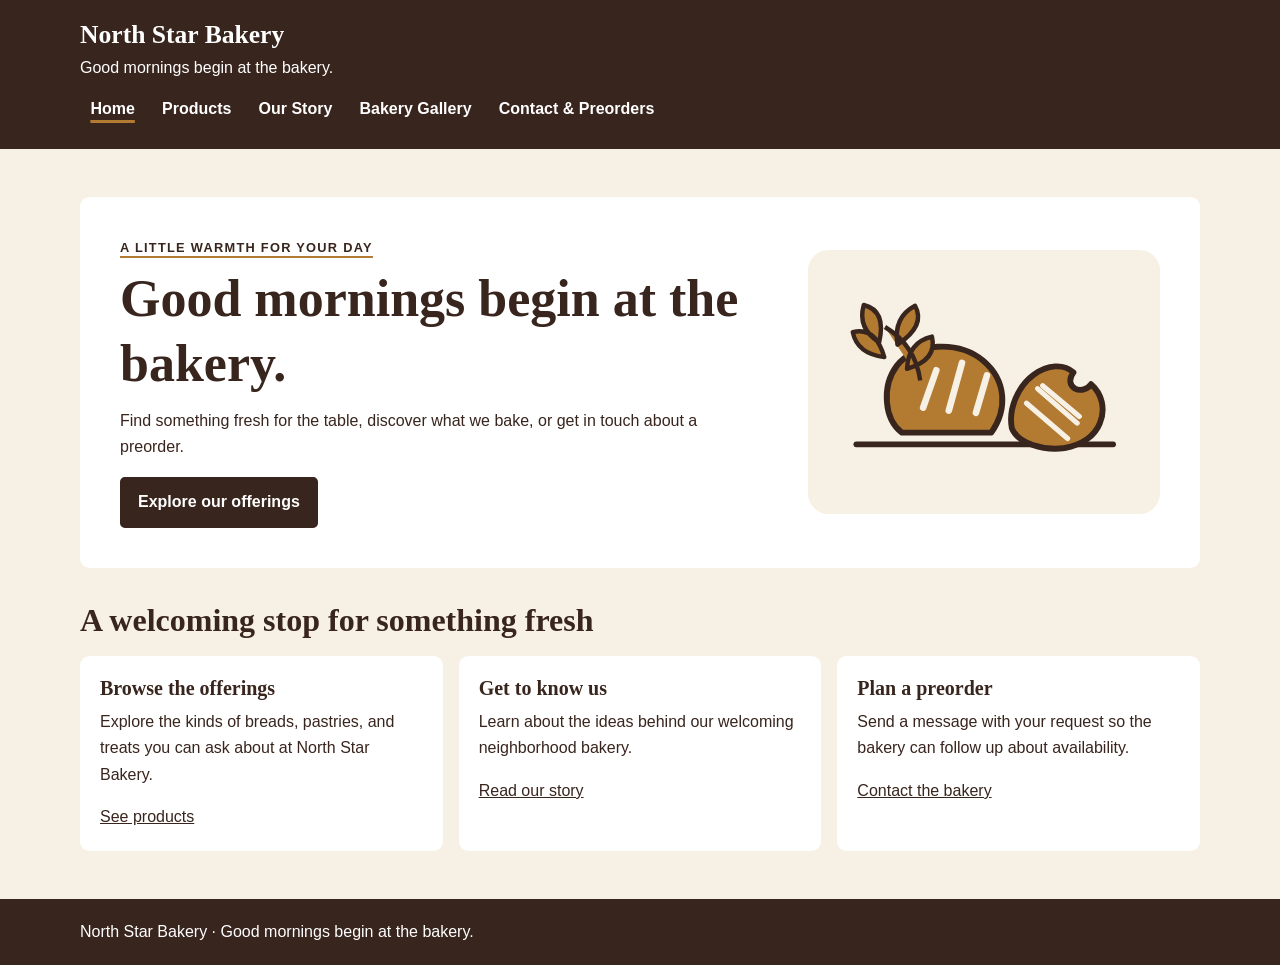
<file: index.html>
<!doctype html>
<html lang="en">
  <head>
    <meta charset="utf-8">
    <meta name="viewport" content="width=device-width, initial-scale=1">
    <meta name="description" content="Meet North Star Bakery and explore fresh bakery offerings.">
    <title>North Star Bakery | Home</title>
    <link rel="stylesheet" href="styles.css">
  </head>
  <body>
    <header class="site-header">
      <div class="header-inner">
        <div>
          <a class="brand" href="index.html">North Star Bakery</a>
          <p class="tagline">Good mornings begin at the bakery.</p>
        </div>
        <nav class="site-nav" aria-label="Main navigation">
          <ul>
            <li><a href="index.html" aria-current="page">Home</a></li>
            <li><a href="products.html">Products</a></li>
            <li><a href="about.html">Our Story</a></li>
            <li><a href="media.html">Bakery Gallery</a></li>
            <li><a href="contact.html">Contact &amp; Preorders</a></li>
          </ul>
        </nav>
      </div>
    </header>

    <main class="page-shell">
      <section class="hero" aria-labelledby="welcome-heading">
        <div class="hero-copy">
          <p class="eyebrow">A little warmth for your day</p>
          <h1 id="welcome-heading">Good mornings begin at the bakery.</h1>
          <p>Find something fresh for the table, discover what we bake, or get in touch about a preorder.</p>
          <a class="button" href="products.html">Explore our offerings</a>
        </div>
        <img class="hero-art" src="assets/images/bakery-illustration.svg" alt="Illustration of a loaf of bread, a croissant, and wheat">
      </section>

      <h2 class="section-heading">A welcoming stop for something fresh</h2>
      <div class="card-list">
        <section class="card">
          <h3>Browse the offerings</h3>
          <p>Explore the kinds of breads, pastries, and treats you can ask about at North Star Bakery.</p>
          <a href="products.html">See products</a>
        </section>
        <section class="card">
          <h3>Get to know us</h3>
          <p>Learn about the ideas behind our welcoming neighborhood bakery.</p>
          <a href="about.html">Read our story</a>
        </section>
        <section class="card">
          <h3>Plan a preorder</h3>
          <p>Send a message with your request so the bakery can follow up about availability.</p>
          <a href="contact.html">Contact the bakery</a>
        </section>
      </div>
    </main>

    <footer class="site-footer">
      <div class="footer-inner">
        <p>North Star Bakery · Good mornings begin at the bakery.</p>
      </div>
    </footer>
  </body>
</html>
</file>
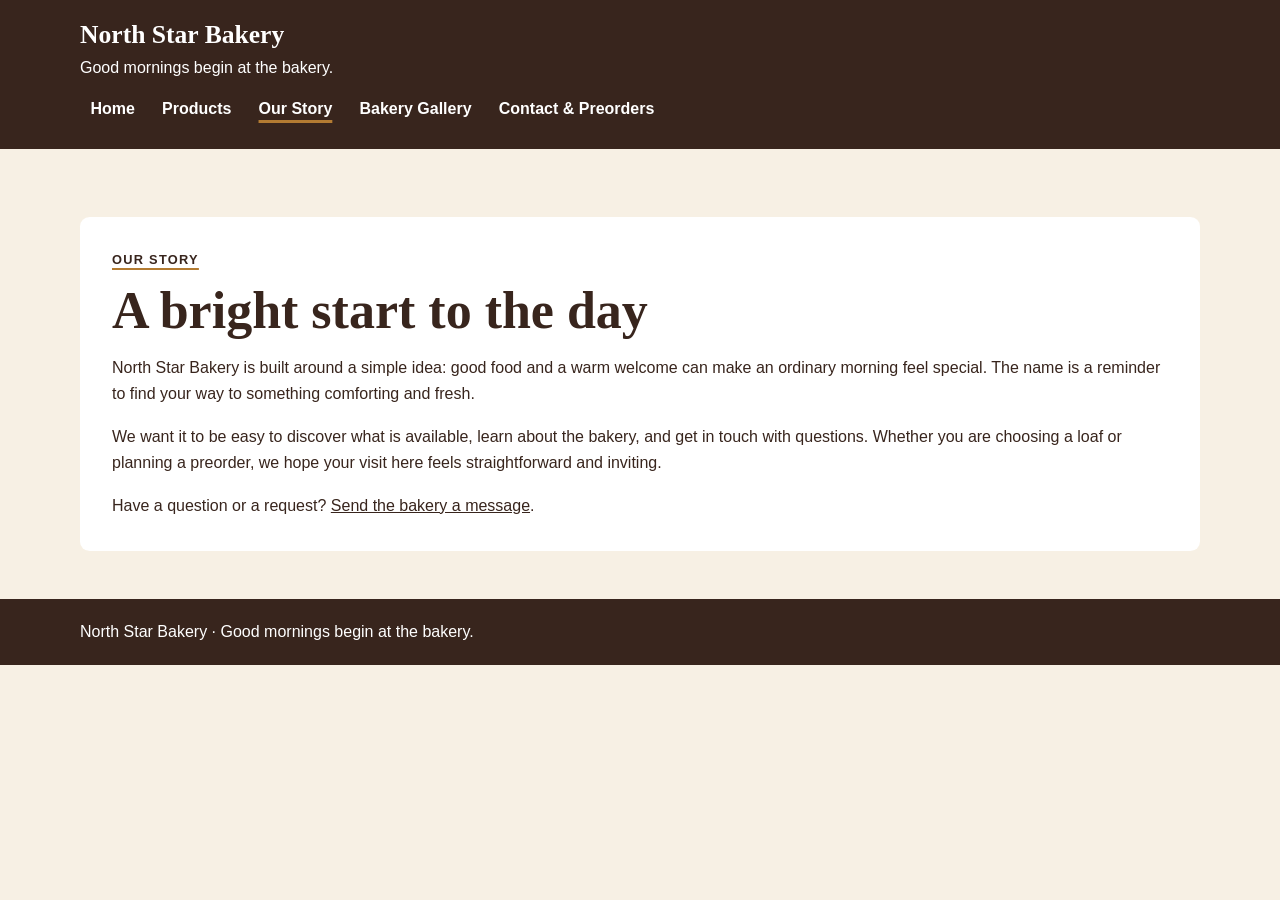
<file: about.html>
<!doctype html>
<html lang="en">
  <head>
    <meta charset="utf-8">
    <meta name="viewport" content="width=device-width, initial-scale=1">
    <meta name="description" content="Learn about the welcoming spirit of North Star Bakery.">
    <title>North Star Bakery | Our Story</title>
    <link rel="stylesheet" href="styles.css">
  </head>
  <body>
    <header class="site-header">
      <div class="header-inner">
        <div>
          <a class="brand" href="index.html">North Star Bakery</a>
          <p class="tagline">Good mornings begin at the bakery.</p>
        </div>
        <nav class="site-nav" aria-label="Main navigation">
          <ul>
            <li><a href="index.html">Home</a></li>
            <li><a href="products.html">Products</a></li>
            <li><a href="about.html" aria-current="page">Our Story</a></li>
            <li><a href="media.html">Bakery Gallery</a></li>
            <li><a href="contact.html">Contact &amp; Preorders</a></li>
          </ul>
        </nav>
      </div>
    </header>

    <main class="page-shell">
      <section class="content-panel">
        <p class="eyebrow">Our story</p>
        <h1>A bright start to the day</h1>
        <p>North Star Bakery is built around a simple idea: good food and a warm welcome can make an ordinary morning feel special. The name is a reminder to find your way to something comforting and fresh.</p>
        <p>We want it to be easy to discover what is available, learn about the bakery, and get in touch with questions. Whether you are choosing a loaf or planning a preorder, we hope your visit here feels straightforward and inviting.</p>
        <p>Have a question or a request? <a href="contact.html">Send the bakery a message</a>.</p>
      </section>
    </main>

    <footer class="site-footer">
      <div class="footer-inner">
        <p>North Star Bakery · Good mornings begin at the bakery.</p>
      </div>
    </footer>
  </body>
</html>
</file>
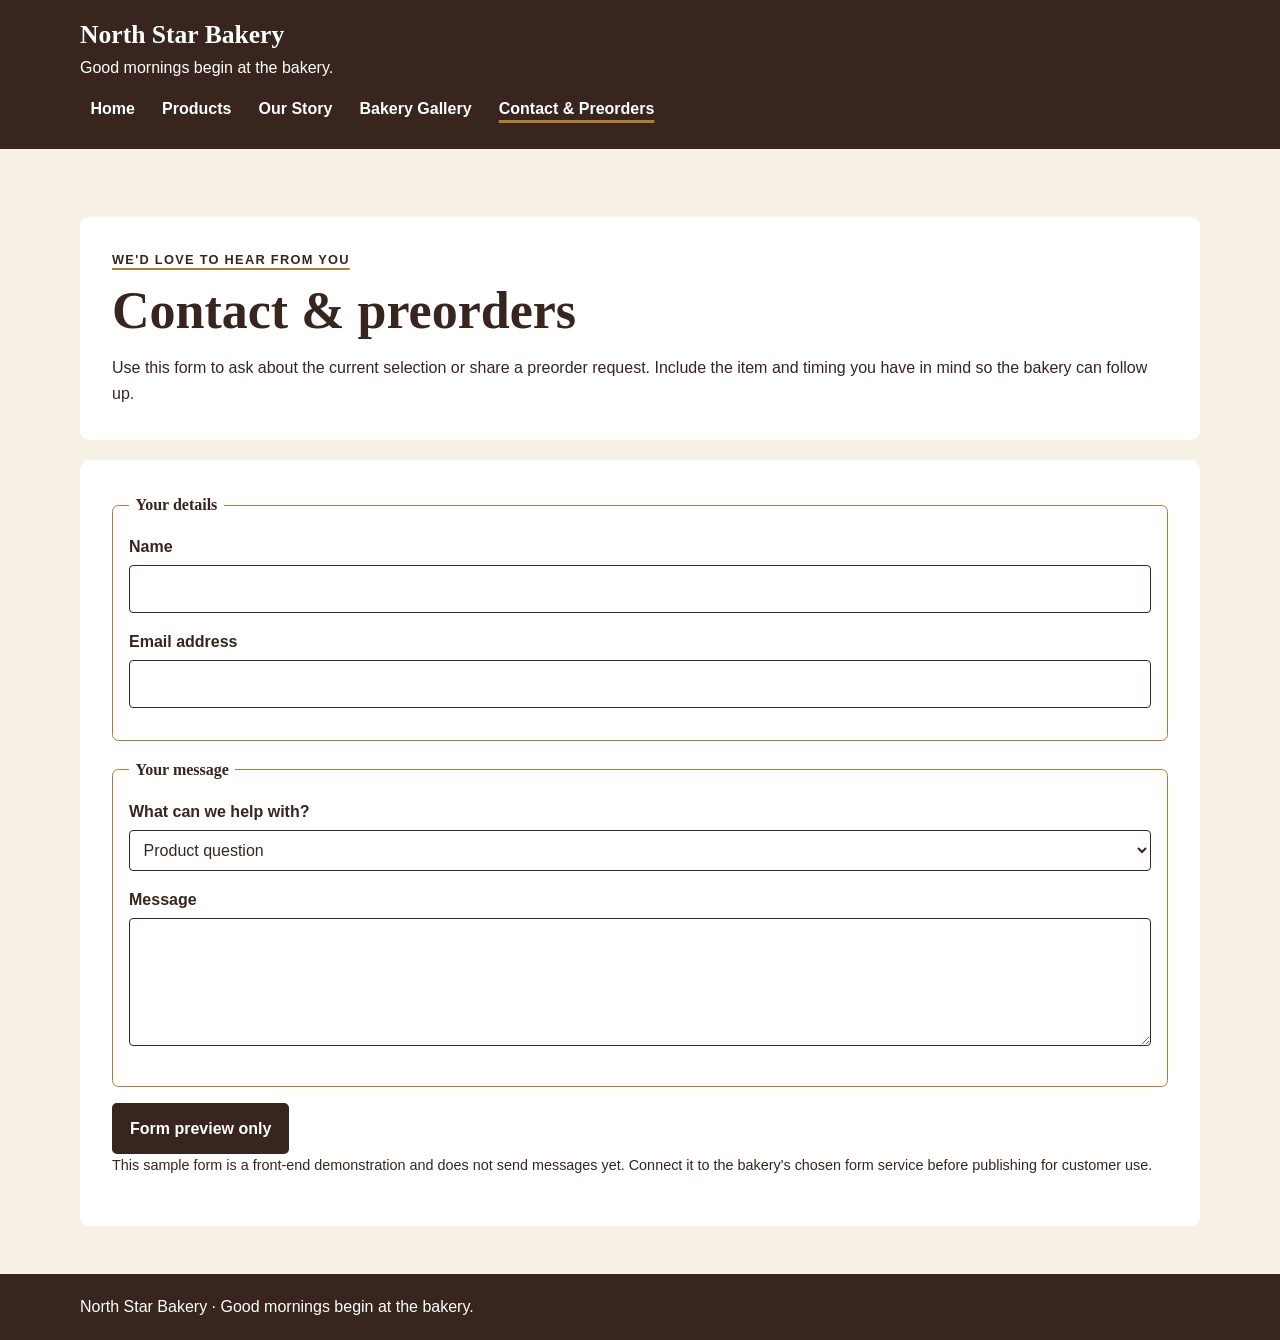
<file: contact.html>
<!doctype html>
<html lang="en">
  <head>
    <meta charset="utf-8">
    <meta name="viewport" content="width=device-width, initial-scale=1">
    <meta name="description" content="Contact North Star Bakery about products and preorders.">
    <title>North Star Bakery | Contact &amp; Preorders</title>
    <link rel="stylesheet" href="styles.css">
  </head>
  <body>
    <header class="site-header">
      <div class="header-inner">
        <div>
          <a class="brand" href="index.html">North Star Bakery</a>
          <p class="tagline">Good mornings begin at the bakery.</p>
        </div>
        <nav class="site-nav" aria-label="Main navigation">
          <ul>
            <li><a href="index.html">Home</a></li>
            <li><a href="products.html">Products</a></li>
            <li><a href="about.html">Our Story</a></li>
            <li><a href="media.html">Bakery Gallery</a></li>
            <li><a href="contact.html" aria-current="page">Contact &amp; Preorders</a></li>
          </ul>
        </nav>
      </div>
    </header>

    <main class="page-shell">
      <section class="content-panel">
        <p class="eyebrow">We'd love to hear from you</p>
        <h1>Contact &amp; preorders</h1>
        <p>Use this form to ask about the current selection or share a preorder request. Include the item and timing you have in mind so the bakery can follow up.</p>
      </section>

      <form class="form-panel">
        <fieldset>
          <legend>Your details</legend>
          <div class="form-field">
            <label for="name">Name</label>
            <input id="name" name="name" type="text" autocomplete="name" required>
          </div>
          <div class="form-field">
            <label for="email">Email address</label>
            <input id="email" name="email" type="email" autocomplete="email" required>
          </div>
        </fieldset>

        <fieldset>
          <legend>Your message</legend>
          <div class="form-field">
            <label for="reason">What can we help with?</label>
            <select id="reason" name="reason">
              <option value="question">Product question</option>
              <option value="preorder">Preorder request</option>
              <option value="other">Something else</option>
            </select>
          </div>
          <div class="form-field">
            <label for="message">Message</label>
            <textarea id="message" name="message" required></textarea>
          </div>
        </fieldset>

        <button class="button" type="button" disabled>Form preview only</button>
        <p class="form-note">This sample form is a front-end demonstration and does not send messages yet. Connect it to the bakery's chosen form service before publishing for customer use.</p>
      </form>
    </main>

    <footer class="site-footer">
      <div class="footer-inner">
        <p>North Star Bakery · Good mornings begin at the bakery.</p>
      </div>
    </footer>
  </body>
</html>
</file>
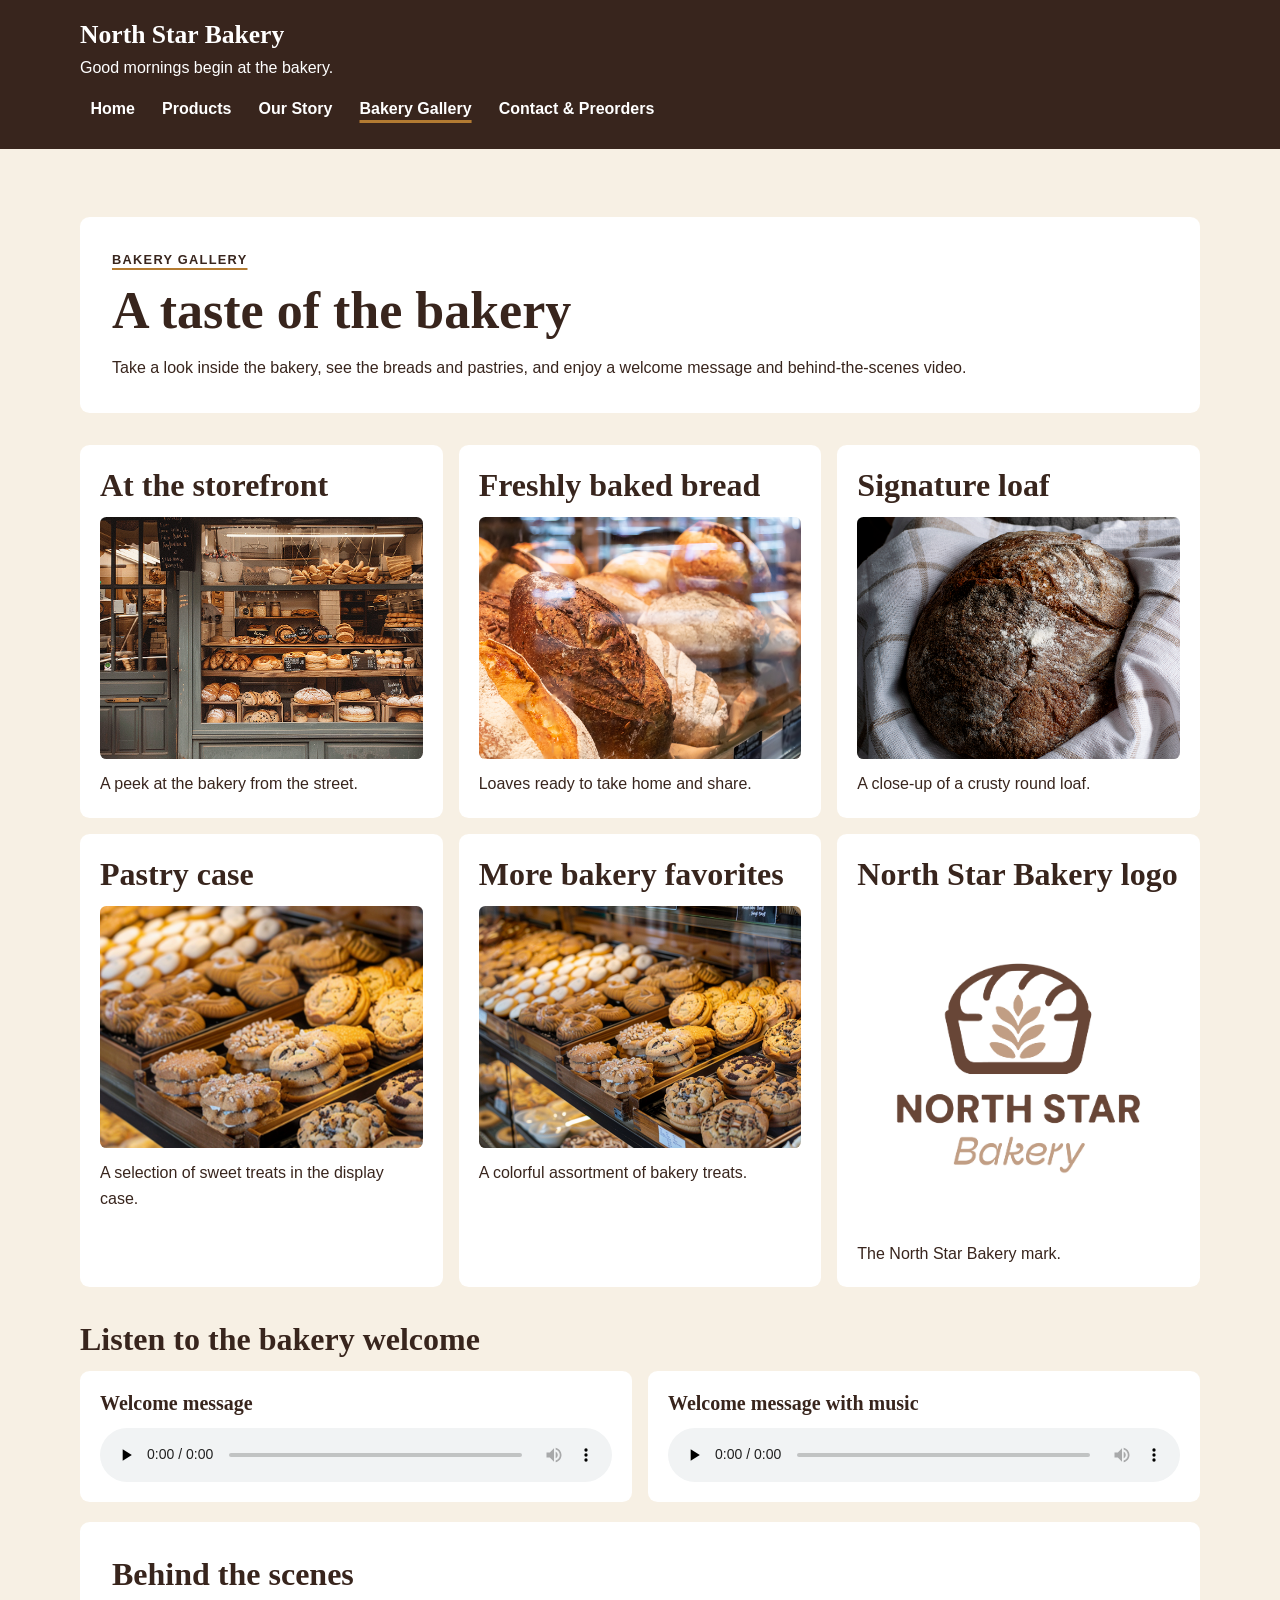
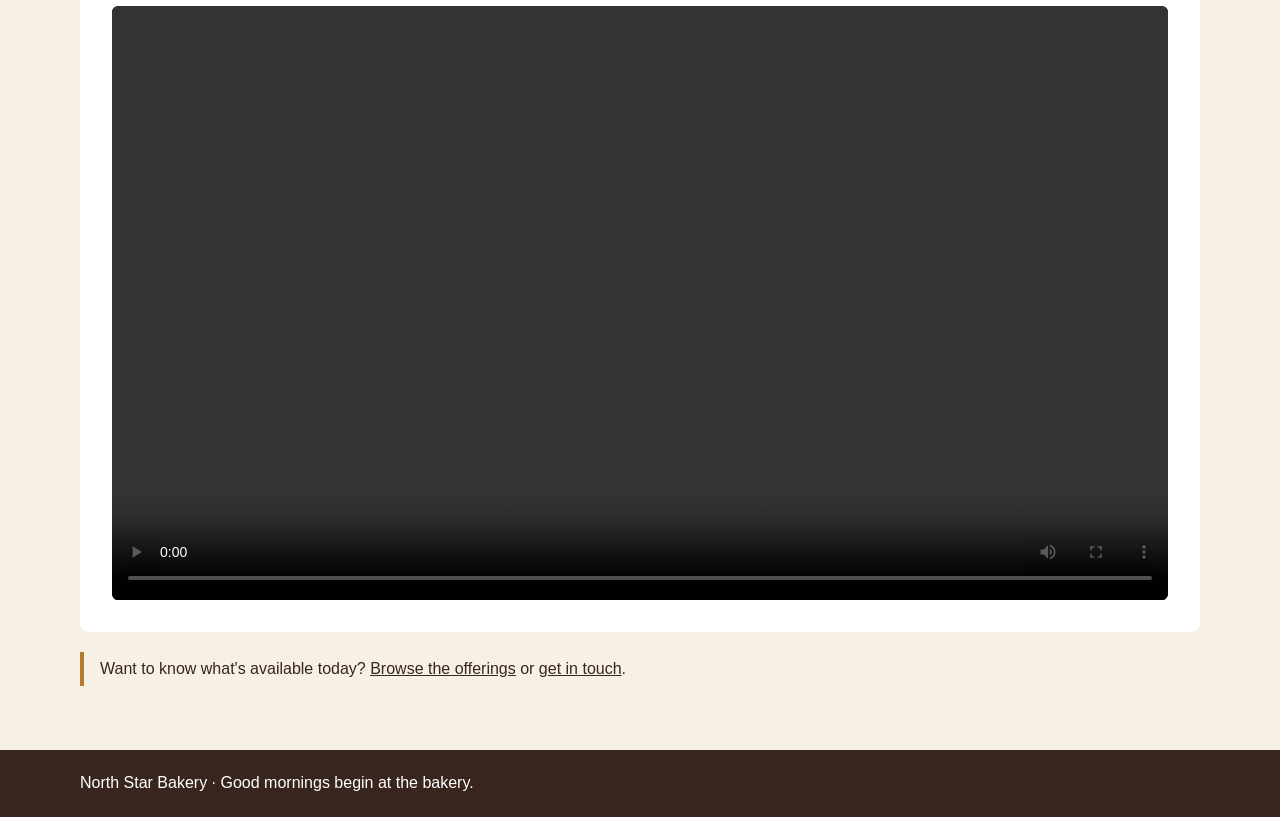
<file: media.html>
<!doctype html>
<html lang="en">
  <head>
    <meta charset="utf-8">
    <meta name="viewport" content="width=device-width, initial-scale=1">
    <meta name="description" content="Explore bakery photos, audio, and video from North Star Bakery.">
    <title>North Star Bakery | Bakery Gallery</title>
    <link rel="stylesheet" href="styles.css">
  </head>
  <body>
    <header class="site-header">
      <div class="header-inner">
        <div>
          <a class="brand" href="index.html">North Star Bakery</a>
          <p class="tagline">Good mornings begin at the bakery.</p>
        </div>
        <nav class="site-nav" aria-label="Main navigation">
          <ul>
            <li><a href="index.html">Home</a></li>
            <li><a href="products.html">Products</a></li>
            <li><a href="about.html">Our Story</a></li>
            <li><a href="media.html" aria-current="page">Bakery Gallery</a></li>
            <li><a href="contact.html">Contact &amp; Preorders</a></li>
          </ul>
        </nav>
      </div>
    </header>

    <main class="page-shell">
      <section class="content-panel">
        <p class="eyebrow">Bakery gallery</p>
        <h1>A taste of the bakery</h1>
        <p>Take a look inside the bakery, see the breads and pastries, and enjoy a welcome message and behind-the-scenes video.</p>
      </section>

      <section class="media-grid section-heading" aria-label="Bakery photos">
        <article class="card media-card">
          <h2>At the storefront</h2>
          <figure class="media-figure">
            <img src="assets/images/bakery-storefront_c.png" alt="Bakery storefront with bread and pastries displayed in the window" loading="lazy">
            <figcaption>A peek at the bakery from the street.</figcaption>
          </figure>
        </article>
        <article class="card media-card">
          <h2>Freshly baked bread</h2>
          <figure class="media-figure">
            <img src="assets/images/bakery-bread_c.png" alt="Assorted loaves of bread displayed in a bakery case" loading="lazy">
            <figcaption>Loaves ready to take home and share.</figcaption>
          </figure>
        </article>
        <article class="card media-card">
          <h2>Signature loaf</h2>
          <figure class="media-figure">
            <img src="assets/images/bakery-signature-loaf_c.png" alt="Round artisan loaf cooling on a cloth" loading="lazy">
            <figcaption>A close-up of a crusty round loaf.</figcaption>
          </figure>
        </article>
        <article class="card media-card">
          <h2>Pastry case</h2>
          <figure class="media-figure">
            <img src="assets/images/bakery-feature-large_c.png" alt="Rows of cookies and pastries arranged in a display case" loading="lazy">
            <figcaption>A selection of sweet treats in the display case.</figcaption>
          </figure>
        </article>
        <article class="card media-card">
          <h2>More bakery favorites</h2>
          <figure class="media-figure">
            <img src="assets/images/bakery-feature-small_c.png" alt="Assorted cookies and baked treats on bakery shelves" loading="lazy">
            <figcaption>A colorful assortment of bakery treats.</figcaption>
          </figure>
        </article>
        <article class="card media-card">
          <h2>North Star Bakery logo</h2>
          <figure class="media-figure">
            <img class="media-logo" src="assets/images/bakery-logo_c.png" alt="North Star Bakery logo with a loaf and wheat emblem" loading="lazy">
            <figcaption>The North Star Bakery mark.</figcaption>
          </figure>
        </article>
      </section>

      <section class="section-heading" aria-labelledby="listen-heading">
        <h2 id="listen-heading">Listen to the bakery welcome</h2>
        <div class="card-list">
          <article class="card media-card">
            <h3>Welcome message</h3>
            <audio controls preload="none">
              <source src="assets/audio/bakery-welcome_c.mp3" type="audio/mpeg">
              Your browser does not support audio playback.
              <a href="assets/audio/bakery-welcome_c.mp3">Download the welcome audio.</a>
            </audio>
          </article>
          <article class="card media-card">
            <h3>Welcome message with music</h3>
            <audio controls preload="none">
              <source src="assets/audio/bakery-welcome-mixed_c.mp3" type="audio/mpeg">
              Your browser does not support audio playback.
              <a href="assets/audio/bakery-welcome-mixed_c.mp3">Download the welcome audio with music.</a>
            </audio>
          </article>
        </div>
      </section>

      <section class="content-panel section-heading" aria-labelledby="video-heading">
        <h2 id="video-heading">Behind the scenes</h2>
        <video controls preload="metadata" aria-label="Behind-the-scenes bakery video">
          <source src="assets/video/bakery-behind-scenes_c.mp4" type="video/mp4">
          Your browser does not support HTML video.
          <a href="assets/video/bakery-behind-scenes_c.mp4">Download the behind-the-scenes video.</a>
        </video>
      </section>

      <p class="product-note">Want to know what's available today? <a href="products.html">Browse the offerings</a> or <a href="contact.html">get in touch</a>.</p>
    </main>

    <footer class="site-footer">
      <div class="footer-inner">
        <p>North Star Bakery · Good mornings begin at the bakery.</p>
      </div>
    </footer>
  </body>
</html>
</file>
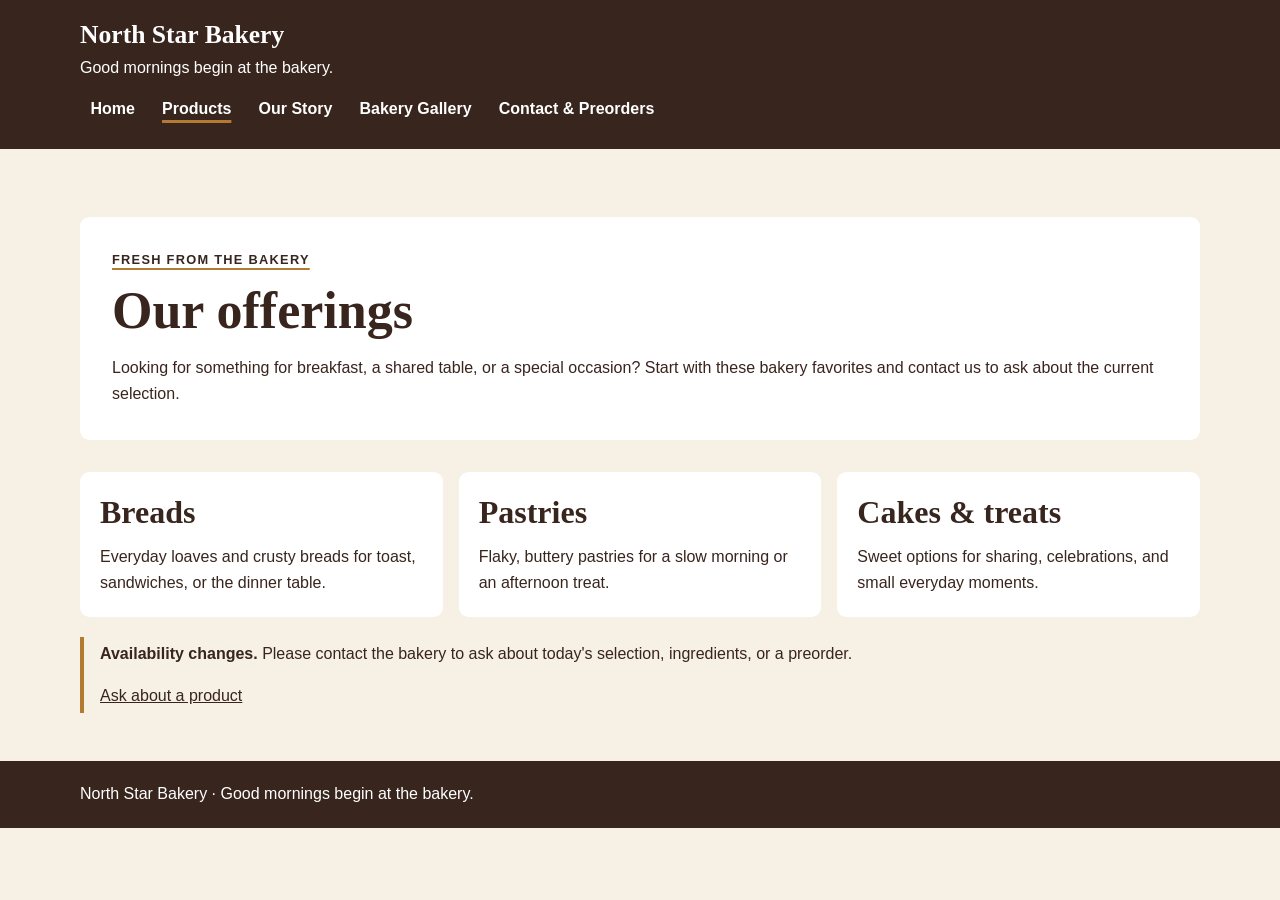
<file: products.html>
<!doctype html>
<html lang="en">
  <head>
    <meta charset="utf-8">
    <meta name="viewport" content="width=device-width, initial-scale=1">
    <meta name="description" content="Explore the bakery offerings at North Star Bakery.">
    <title>North Star Bakery | Products</title>
    <link rel="stylesheet" href="styles.css">
  </head>
  <body>
    <header class="site-header">
      <div class="header-inner">
        <div>
          <a class="brand" href="index.html">North Star Bakery</a>
          <p class="tagline">Good mornings begin at the bakery.</p>
        </div>
        <nav class="site-nav" aria-label="Main navigation">
          <ul>
            <li><a href="index.html">Home</a></li>
            <li><a href="products.html" aria-current="page">Products</a></li>
            <li><a href="about.html">Our Story</a></li>
            <li><a href="media.html">Bakery Gallery</a></li>
            <li><a href="contact.html">Contact &amp; Preorders</a></li>
          </ul>
        </nav>
      </div>
    </header>

    <main class="page-shell">
      <section class="content-panel">
        <p class="eyebrow">Fresh from the bakery</p>
        <h1>Our offerings</h1>
        <p>Looking for something for breakfast, a shared table, or a special occasion? Start with these bakery favorites and contact us to ask about the current selection.</p>
      </section>

      <div class="card-list section-heading">
        <section class="card">
          <h2>Breads</h2>
          <p>Everyday loaves and crusty breads for toast, sandwiches, or the dinner table.</p>
        </section>
        <section class="card">
          <h2>Pastries</h2>
          <p>Flaky, buttery pastries for a slow morning or an afternoon treat.</p>
        </section>
        <section class="card">
          <h2>Cakes &amp; treats</h2>
          <p>Sweet options for sharing, celebrations, and small everyday moments.</p>
        </section>
      </div>

      <aside class="product-note">
        <p><strong>Availability changes.</strong> Please contact the bakery to ask about today's selection, ingredients, or a preorder.</p>
        <a href="contact.html">Ask about a product</a>
      </aside>
    </main>

    <footer class="site-footer">
      <div class="footer-inner">
        <p>North Star Bakery · Good mornings begin at the bakery.</p>
      </div>
    </footer>
  </body>
</html>
</file>
<file: styles.css>
:root {
  color-scheme: light;
  --cream: #f7f0e4;
  --brown: #38251d;
  --gold: #b37b32;
  --white: #ffffff;
}

* {
  box-sizing: border-box;
}

html {
  scroll-behavior: smooth;
}

body {
  margin: 0;
  background: var(--cream);
  color: var(--brown);
  font-family: Arial, sans-serif;
  font-size: 1rem;
  line-height: 1.65;
}

a {
  color: var(--brown);
}

a:focus-visible,
button:focus-visible,
input:focus-visible,
textarea:focus-visible,
select:focus-visible {
  outline: 3px solid var(--gold);
  outline-offset: 3px;
}

.site-header {
  background: var(--brown);
  color: var(--white);
  padding: 1rem;
}

.header-inner,
.page-shell,
.footer-inner {
  width: min(100% - 2rem, 70rem);
  margin-inline: auto;
}

.brand {
  color: var(--white);
  display: inline-block;
  font-family: Georgia, serif;
  font-size: 1.6rem;
  font-weight: bold;
  line-height: 1.2;
  text-decoration: none;
}

.tagline {
  margin: 0.25rem 0 1rem;
}

.site-nav ul {
  display: flex;
  flex-direction: column;
  gap: 0.25rem;
  list-style: none;
  margin: 0;
  padding: 0;
}

.site-nav a {
  border-radius: 0.25rem;
  color: var(--white);
  display: block;
  font-weight: bold;
  padding: 0.4rem 0.65rem;
  text-decoration: none;
}

.site-nav a:hover,
.site-nav a[aria-current="page"] {
  text-decoration: underline;
  text-decoration-color: var(--gold);
  text-decoration-thickness: 0.2rem;
  text-underline-offset: 0.35rem;
}

.page-shell {
  padding-block: 1.5rem 2rem;
}

.hero,
.content-panel,
.card,
.form-panel {
  background: var(--white);
  border-radius: 0.6rem;
  padding: 1.25rem;
}

.hero {
  align-items: center;
  display: flex;
  flex-direction: column;
  gap: 1.5rem;
}

.hero-copy {
  flex: 1 1 55%;
}

.hero-art {
  display: block;
  flex: 1 1 35%;
  max-width: 22rem;
  width: 100%;
}

h1,
h2,
h3 {
  font-family: Georgia, serif;
  line-height: 1.25;
}

h1 {
  font-size: clamp(2rem, 7vw, 3.25rem);
  margin: 0 0 0.75rem;
}

h2 {
  font-size: clamp(1.5rem, 4vw, 2rem);
  margin: 0 0 0.75rem;
}

h3 {
  font-size: 1.25rem;
  margin: 0 0 0.5rem;
}

p {
  margin: 0 0 1rem;
}

.eyebrow {
  color: var(--brown);
  font-size: 0.8rem;
  font-weight: bold;
  letter-spacing: 0.1em;
  margin-bottom: 0.5rem;
  text-transform: uppercase;
  text-decoration: underline;
  text-decoration-color: var(--gold);
  text-decoration-thickness: 0.15rem;
  text-underline-offset: 0.25rem;
}

.button {
  background: var(--brown);
  border: 2px solid var(--brown);
  border-radius: 0.3rem;
  color: var(--white);
  display: inline-block;
  font: inherit;
  font-weight: bold;
  padding: 0.65rem 1rem;
  text-decoration: none;
}

.button:hover {
  border-color: var(--gold);
  text-decoration: underline;
  text-decoration-color: var(--gold);
  text-decoration-thickness: 0.15rem;
  text-underline-offset: 0.2rem;
}

.section-heading {
  margin-block: 2rem 1rem;
}

.card-list {
  display: flex;
  flex-direction: column;
  gap: 1rem;
}

.card {
  flex: 1 1 15rem;
}

.card p:last-child,
.content-panel p:last-child {
  margin-bottom: 0;
}

.content-panel {
  margin-top: 1.25rem;
}

.product-note {
  border-left: 0.3rem solid var(--gold);
  margin-top: 1.25rem;
  padding: 0.25rem 0 0.25rem 1rem;
}

.media-figure {
  margin: 0;
}

.media-figure img {
  background: var(--cream);
  border-radius: 0.4rem;
  display: block;
  height: auto;
  margin-bottom: 0.75rem;
  max-width: 100%;
  width: 100%;
}

.media-grid {
  display: flex;
  flex-direction: column;
  gap: 1rem;
}

.media-card {
  flex: 1 1 18rem;
}

.media-card img {
  aspect-ratio: 4 / 3;
  object-fit: cover;
}

.media-card img.media-logo {
  aspect-ratio: 1;
  background: var(--white);
  object-fit: contain;
}

audio,
video {
  display: block;
  margin-top: 0.75rem;
  max-width: 100%;
  width: 100%;
}

video {
  aspect-ratio: 16 / 9;
  background: var(--brown);
  border-radius: 0.4rem;
  height: auto;
  object-fit: contain;
}

.form-panel {
  margin-top: 1.25rem;
}

fieldset {
  border: 1px solid var(--gold);
  border-radius: 0.4rem;
  margin: 0 0 1rem;
  padding: 1rem;
}

legend {
  font-family: Georgia, serif;
  font-weight: bold;
  padding-inline: 0.4rem;
}

.form-field {
  margin-bottom: 1rem;
}

.form-field label {
  display: block;
  font-weight: bold;
  margin-bottom: 0.3rem;
}

.form-field input,
.form-field select,
.form-field textarea {
  background: var(--white);
  border: 1px solid var(--brown);
  border-radius: 0.25rem;
  color: var(--brown);
  font: inherit;
  max-width: 100%;
  padding: 0.6rem;
  width: 100%;
}

.form-field textarea {
  min-height: 8rem;
  resize: vertical;
}

.form-note {
  font-size: 0.9rem;
}

.site-footer {
  background: var(--brown);
  color: var(--white);
  padding: 1.25rem 1rem;
}

.site-footer a {
  color: var(--white);
}

.site-footer p {
  margin: 0;
}

@media (min-width: 768px) {
  .site-header {
    padding-block: 1.25rem;
  }

  .header-inner {
    align-items: center;
    display: flex;
    flex-wrap: wrap;
    gap: 0.5rem 2rem;
    justify-content: space-between;
  }

  .tagline {
    margin-bottom: 0;
  }

  .site-nav {
    flex-basis: 100%;
  }

  .site-nav ul {
    flex-direction: row;
    flex-wrap: wrap;
    gap: 0.4rem;
  }

  .page-shell {
    padding-block: 3rem;
  }

  .hero {
    flex-direction: row;
    gap: 3rem;
    padding: 2.5rem;
  }

  .content-panel,
  .form-panel {
    padding: 2rem;
  }

  .card-list {
    flex-direction: row;
    flex-wrap: wrap;
  }

  .media-grid {
    flex-direction: row;
    flex-wrap: wrap;
  }
}
</file>
